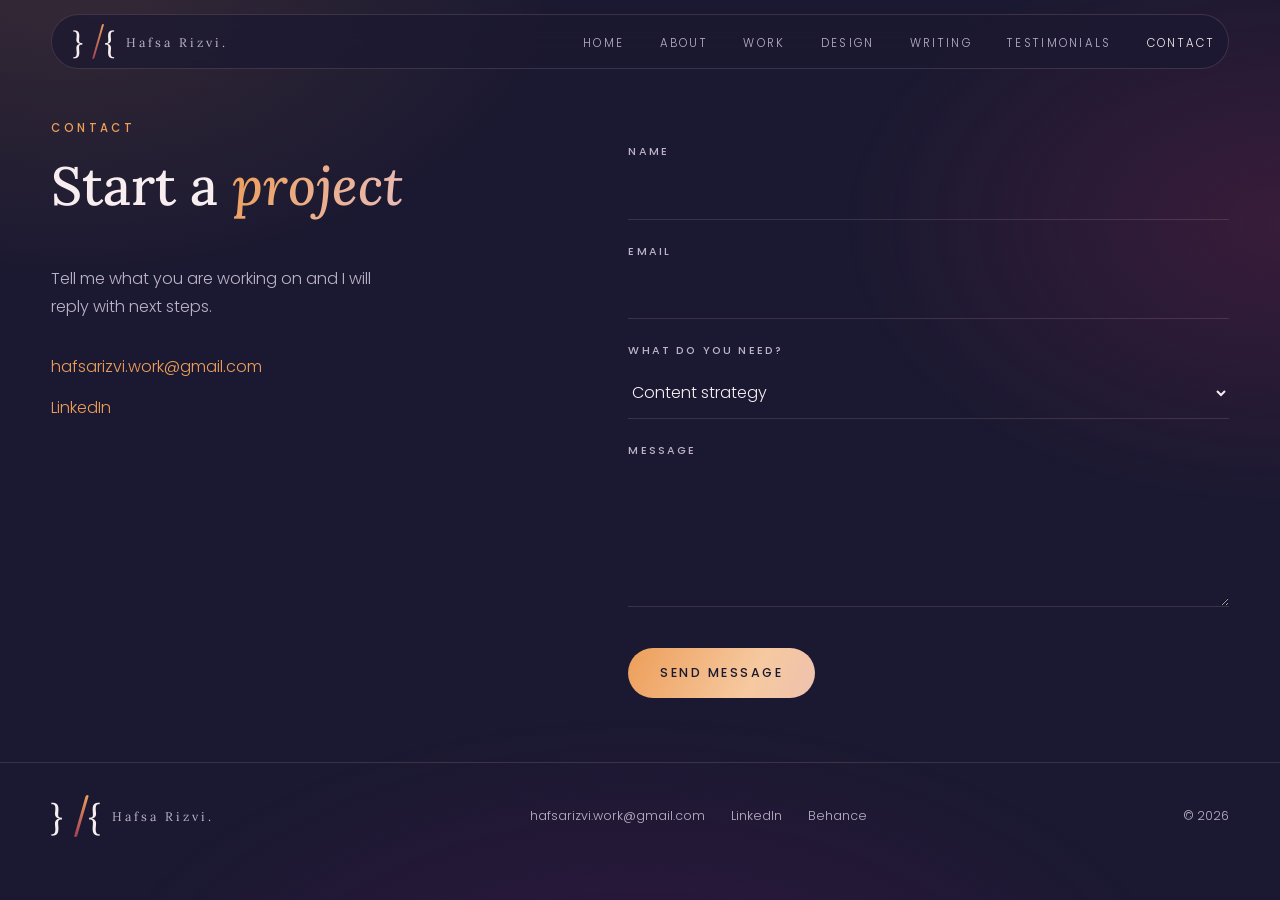
<file: contact.html>
<!DOCTYPE html><html lang="en-GB"><head><meta charset="UTF-8"/><meta name="viewport" content="width=device-width,initial-scale=1"/><title>Contact | Hafsa Rizvi</title><meta name="description" content="Start a project with Hafsa Rizvi."/>
<meta property="og:type" content="website"/><meta property="og:title" content="Contact | Hafsa Rizvi"/><meta property="og:description" content="Start a project with Hafsa Rizvi."/><meta property="og:image" content="assets/og.jpg"/><meta name="twitter:card" content="summary_large_image"/><meta name="theme-color" content="#1B1931"/>
<link rel="icon" href="data:image/svg+xml,%3Csvg xmlns='http://www.w3.org/2000/svg' viewBox='0 0 32 32'%3E%3Crect width='32' height='32' rx='8' fill='%231B1931'/%3E%3Ctext x='16' y='22' font-size='16' text-anchor='middle' fill='%23ED9E59' font-family='Georgia' font-weight='bold'%3E%7D/%7B%3C/text%3E%3C/svg%3E"/><link rel="preconnect" href="https://fonts.googleapis.com"/><link href="https://fonts.googleapis.com/css2?family=Lora:ital,wght@0,400;0,500;0,600;1,400;1,500&family=Poppins:wght@300;400;500;600&display=swap" rel="stylesheet"/><link rel="stylesheet" href="assets/style.css"/></head><body><div class="atmos"></div>
<nav aria-label="Main"><div class="pill"><a class="logo" href="index.html" aria-label="Hafsa Rizvi, home"><span class="lg" aria-hidden="true"><b>}</b><i></i><b>{</b></span><span class="wm">Hafsa Rizvi.</span></a><ul><li><a class="l" href="index.html">Home</a></li><li><a class="l" href="index.html#about">About</a></li><li><a class="l" href="index.html#work">Work</a></li><li><a class="l" href="design.html">Design</a></li><li><a class="l" href="writing.html">Writing</a></li><li><a class="l" href="testimonials.html">Testimonials</a></li><li><a class="l on" href="contact.html">Contact</a></li></ul></div></nav><main class="page"><div class="fm"><div><div class="eb">Contact</div><h2 class="t">Start a <i class="metal">project</i></h2><p style="color:var(--mut);margin-top:1.4rem;max-width:36ch">Tell me what you are working on and I will reply with next steps.</p><p style="margin-top:2rem"><a class="mail" href="mailto:hafsarizvi.work@gmail.com">hafsarizvi.work@gmail.com</a></p><p style="margin-top:.8rem"><a class="mail" href="https://www.linkedin.com/in/hafsarizvi-/" target="_blank" rel="noopener">LinkedIn</a></p></div>
<form action="https://formsubmit.co/hafsarizvi.work@gmail.com" method="POST"><input type="hidden" name="_subject" value="New enquiry from portfolio"/><input type="hidden" name="_template" value="table"/><input class="hp" name="_honey" tabindex="-1" autocomplete="off" aria-hidden="true"/>
<label for="n">Name</label><input id="n" name="name" required autocomplete="name"/><label for="e">Email</label><input id="e" type="email" name="email" required autocomplete="email"/>
<label for="s">What do you need?</label><select id="s" name="service"><option>Content strategy</option><option>Content writing</option><option>Social media management</option><option>LinkedIn marketing and personal branding</option><option>Visual design</option><option>Digital marketing</option><option>AI and digital automation</option><option>Something else</option></select>
<label for="m">Message</label><textarea id="m" name="message" required></textarea><button class="cta" style="margin-left:0" type="submit">Send Message</button></form></div></main><footer><a class="logo" href="index.html" aria-label="Hafsa Rizvi, home"><span class="lg" aria-hidden="true"><b>}</b><i></i><b>{</b></span><span class="wm">Hafsa Rizvi.</span></a><div><a href="mailto:hafsarizvi.work@gmail.com">hafsarizvi.work@gmail.com</a><a href="https://www.linkedin.com/in/hafsarizvi-/" target="_blank" rel="noopener">LinkedIn</a><a href="https://www.behance.net/hafsarizvi1" target="_blank" rel="noopener">Behance</a></div><span>&copy; <span id="yr"></span></span></footer><script>document.getElementById("yr").textContent=new Date().getFullYear()</script><script src="assets/app.js"></script></body></html>
</file>
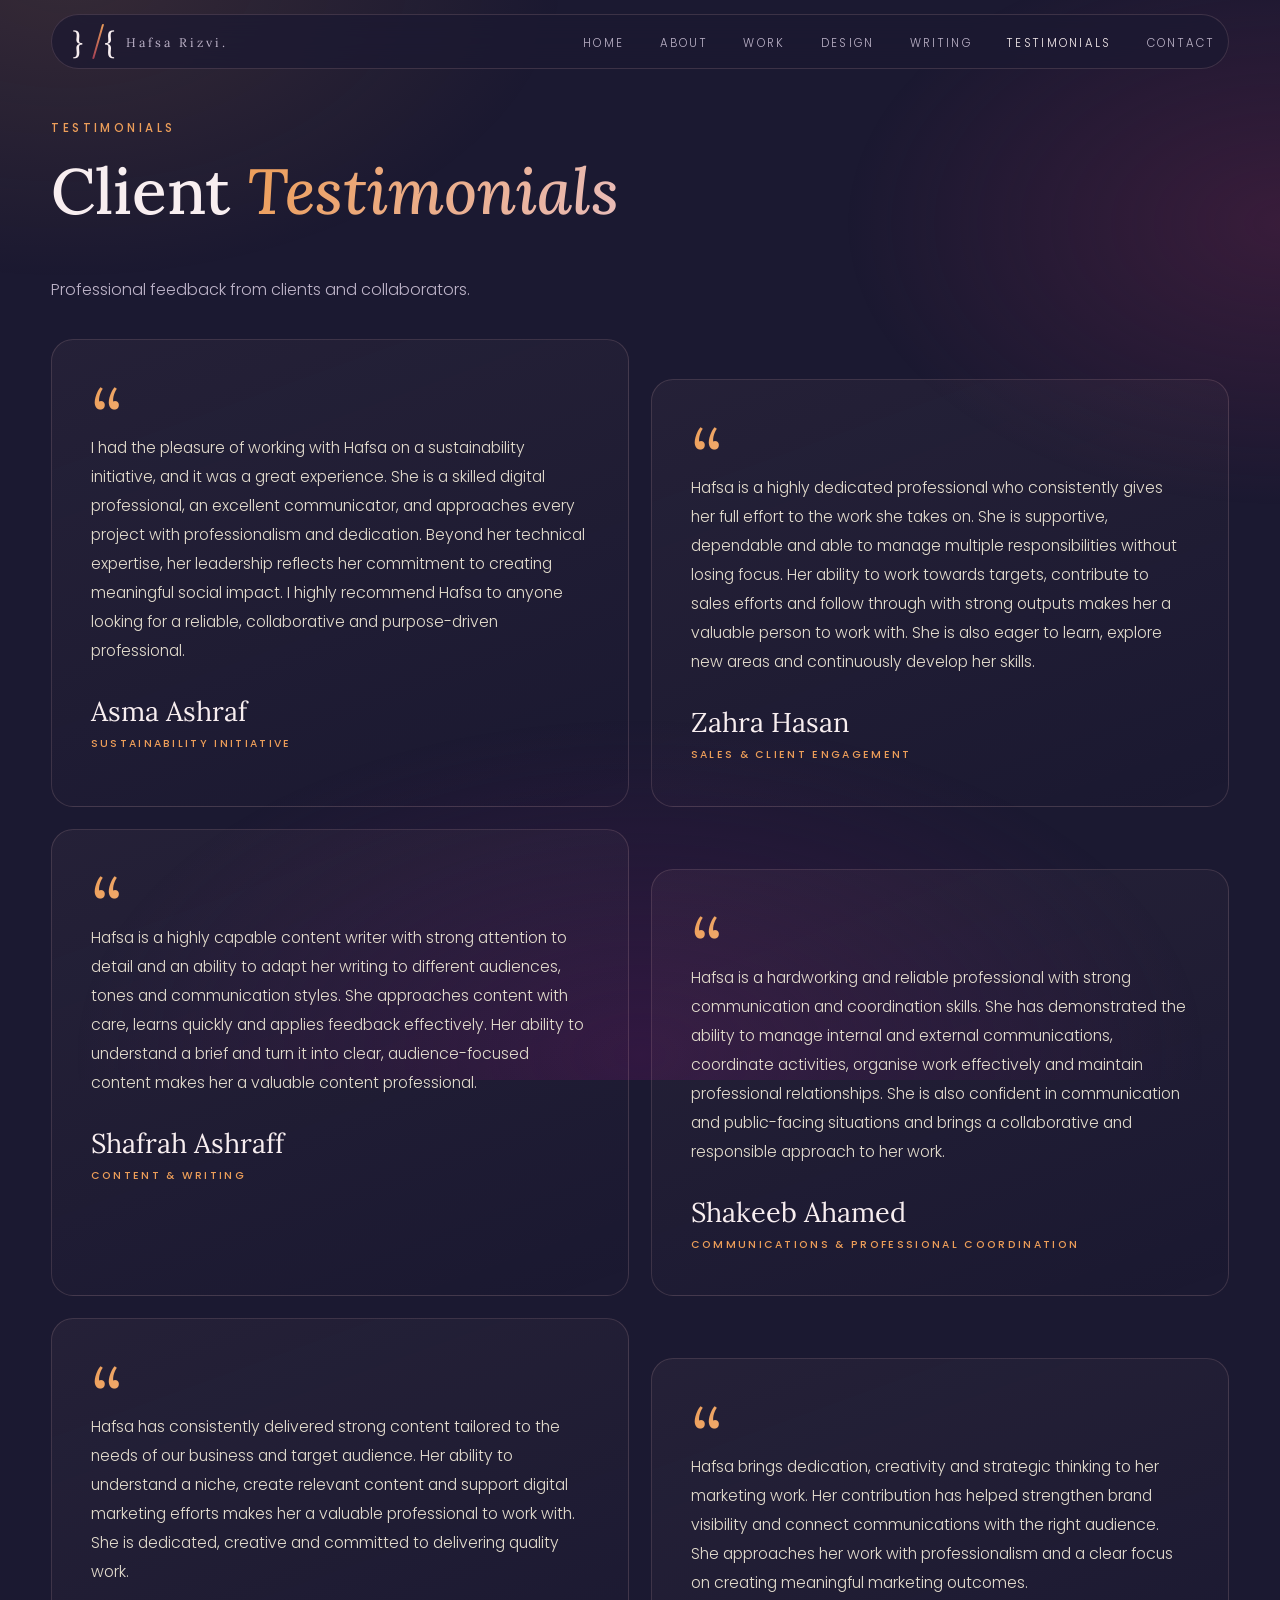
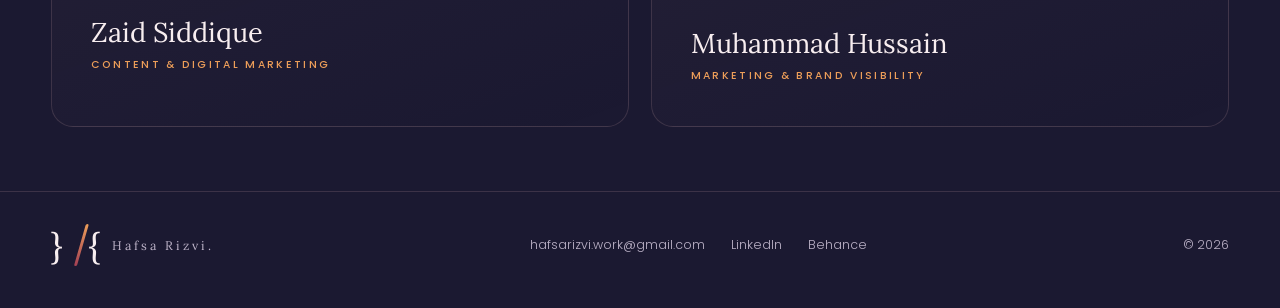
<file: testimonials.html>
<!DOCTYPE html><html lang="en-GB"><head><meta charset="UTF-8"/><meta name="viewport" content="width=device-width,initial-scale=1"/><title>Client Testimonials | Hafsa Rizvi</title><meta name="description" content="Professional feedback from clients and collaborators who have worked with Hafsa Rizvi."/>
<meta property="og:type" content="website"/><meta property="og:title" content="Client Testimonials | Hafsa Rizvi"/><meta property="og:description" content="Professional feedback from clients and collaborators who have worked with Hafsa Rizvi."/><meta property="og:image" content="assets/og.jpg"/><meta name="twitter:card" content="summary_large_image"/><meta name="theme-color" content="#1B1931"/>
<link rel="icon" href="data:image/svg+xml,%3Csvg xmlns='http://www.w3.org/2000/svg' viewBox='0 0 32 32'%3E%3Crect width='32' height='32' rx='8' fill='%231B1931'/%3E%3Ctext x='16' y='22' font-size='16' text-anchor='middle' fill='%23ED9E59' font-family='Georgia' font-weight='bold'%3E%7D/%7B%3C/text%3E%3C/svg%3E"/><link rel="preconnect" href="https://fonts.googleapis.com"/><link href="https://fonts.googleapis.com/css2?family=Lora:ital,wght@0,400;0,500;0,600;1,400;1,500&family=Poppins:wght@300;400;500;600&display=swap" rel="stylesheet"/><link rel="stylesheet" href="assets/style.css"/></head><body><div class="atmos"></div>
<nav aria-label="Main"><div class="pill"><a class="logo" href="index.html" aria-label="Hafsa Rizvi, home"><span class="lg" aria-hidden="true"><b>}</b><i></i><b>{</b></span><span class="wm">Hafsa Rizvi.</span></a><ul><li><a class="l" href="index.html">Home</a></li><li><a class="l" href="index.html#about">About</a></li><li><a class="l" href="index.html#work">Work</a></li><li><a class="l" href="design.html">Design</a></li><li><a class="l" href="writing.html">Writing</a></li><li><a class="l on" href="testimonials.html">Testimonials</a></li><li><a class="l" href="contact.html">Contact</a></li></ul></div></nav><main class="page"><div class="eb">Testimonials</div><h2 class="t" style="font-size:clamp(2.4rem,5vw,4.2rem)">Client <i class="metal">Testimonials</i></h2><p style="color:var(--mut);max-width:50ch;margin-top:1.4rem">Professional feedback from clients and collaborators.</p><div class="tg"><article class="tc rv"><blockquote>I had the pleasure of working with Hafsa on a sustainability initiative, and it was a great experience. She is a skilled digital professional, an excellent communicator, and approaches every project with professionalism and dedication. Beyond her technical expertise, her leadership reflects her commitment to creating meaningful social impact. I highly recommend Hafsa to anyone looking for a reliable, collaborative and purpose-driven professional.</blockquote><h3>Asma Ashraf</h3><i>Sustainability Initiative</i></article><article class="tc rv"><blockquote>Hafsa is a highly dedicated professional who consistently gives her full effort to the work she takes on. She is supportive, dependable and able to manage multiple responsibilities without losing focus. Her ability to work towards targets, contribute to sales efforts and follow through with strong outputs makes her a valuable person to work with. She is also eager to learn, explore new areas and continuously develop her skills.</blockquote><h3>Zahra Hasan</h3><i>Sales &amp; Client Engagement</i></article><article class="tc rv"><blockquote>Hafsa is a highly capable content writer with strong attention to detail and an ability to adapt her writing to different audiences, tones and communication styles. She approaches content with care, learns quickly and applies feedback effectively. Her ability to understand a brief and turn it into clear, audience-focused content makes her a valuable content professional.</blockquote><h3>Shafrah Ashraff</h3><i>Content &amp; Writing</i></article><article class="tc rv"><blockquote>Hafsa is a hardworking and reliable professional with strong communication and coordination skills. She has demonstrated the ability to manage internal and external communications, coordinate activities, organise work effectively and maintain professional relationships. She is also confident in communication and public-facing situations and brings a collaborative and responsible approach to her work.</blockquote><h3>Shakeeb Ahamed</h3><i>Communications &amp; Professional Coordination</i></article><article class="tc rv"><blockquote>Hafsa has consistently delivered strong content tailored to the needs of our business and target audience. Her ability to understand a niche, create relevant content and support digital marketing efforts makes her a valuable professional to work with. She is dedicated, creative and committed to delivering quality work.</blockquote><h3>Zaid Siddique</h3><i>Content &amp; Digital Marketing</i></article><article class="tc rv"><blockquote>Hafsa brings dedication, creativity and strategic thinking to her marketing work. Her contribution has helped strengthen brand visibility and connect communications with the right audience. She approaches her work with professionalism and a clear focus on creating meaningful marketing outcomes.</blockquote><h3>Muhammad Hussain</h3><i>Marketing &amp; Brand Visibility</i></article></div></main><footer><a class="logo" href="index.html" aria-label="Hafsa Rizvi, home"><span class="lg" aria-hidden="true"><b>}</b><i></i><b>{</b></span><span class="wm">Hafsa Rizvi.</span></a><div><a href="mailto:hafsarizvi.work@gmail.com">hafsarizvi.work@gmail.com</a><a href="https://www.linkedin.com/in/hafsarizvi-/" target="_blank" rel="noopener">LinkedIn</a><a href="https://www.behance.net/hafsarizvi1" target="_blank" rel="noopener">Behance</a></div><span>&copy; <span id="yr"></span></span></footer><script>document.getElementById("yr").textContent=new Date().getFullYear()</script><script src="assets/app.js"></script></body></html>
</file>
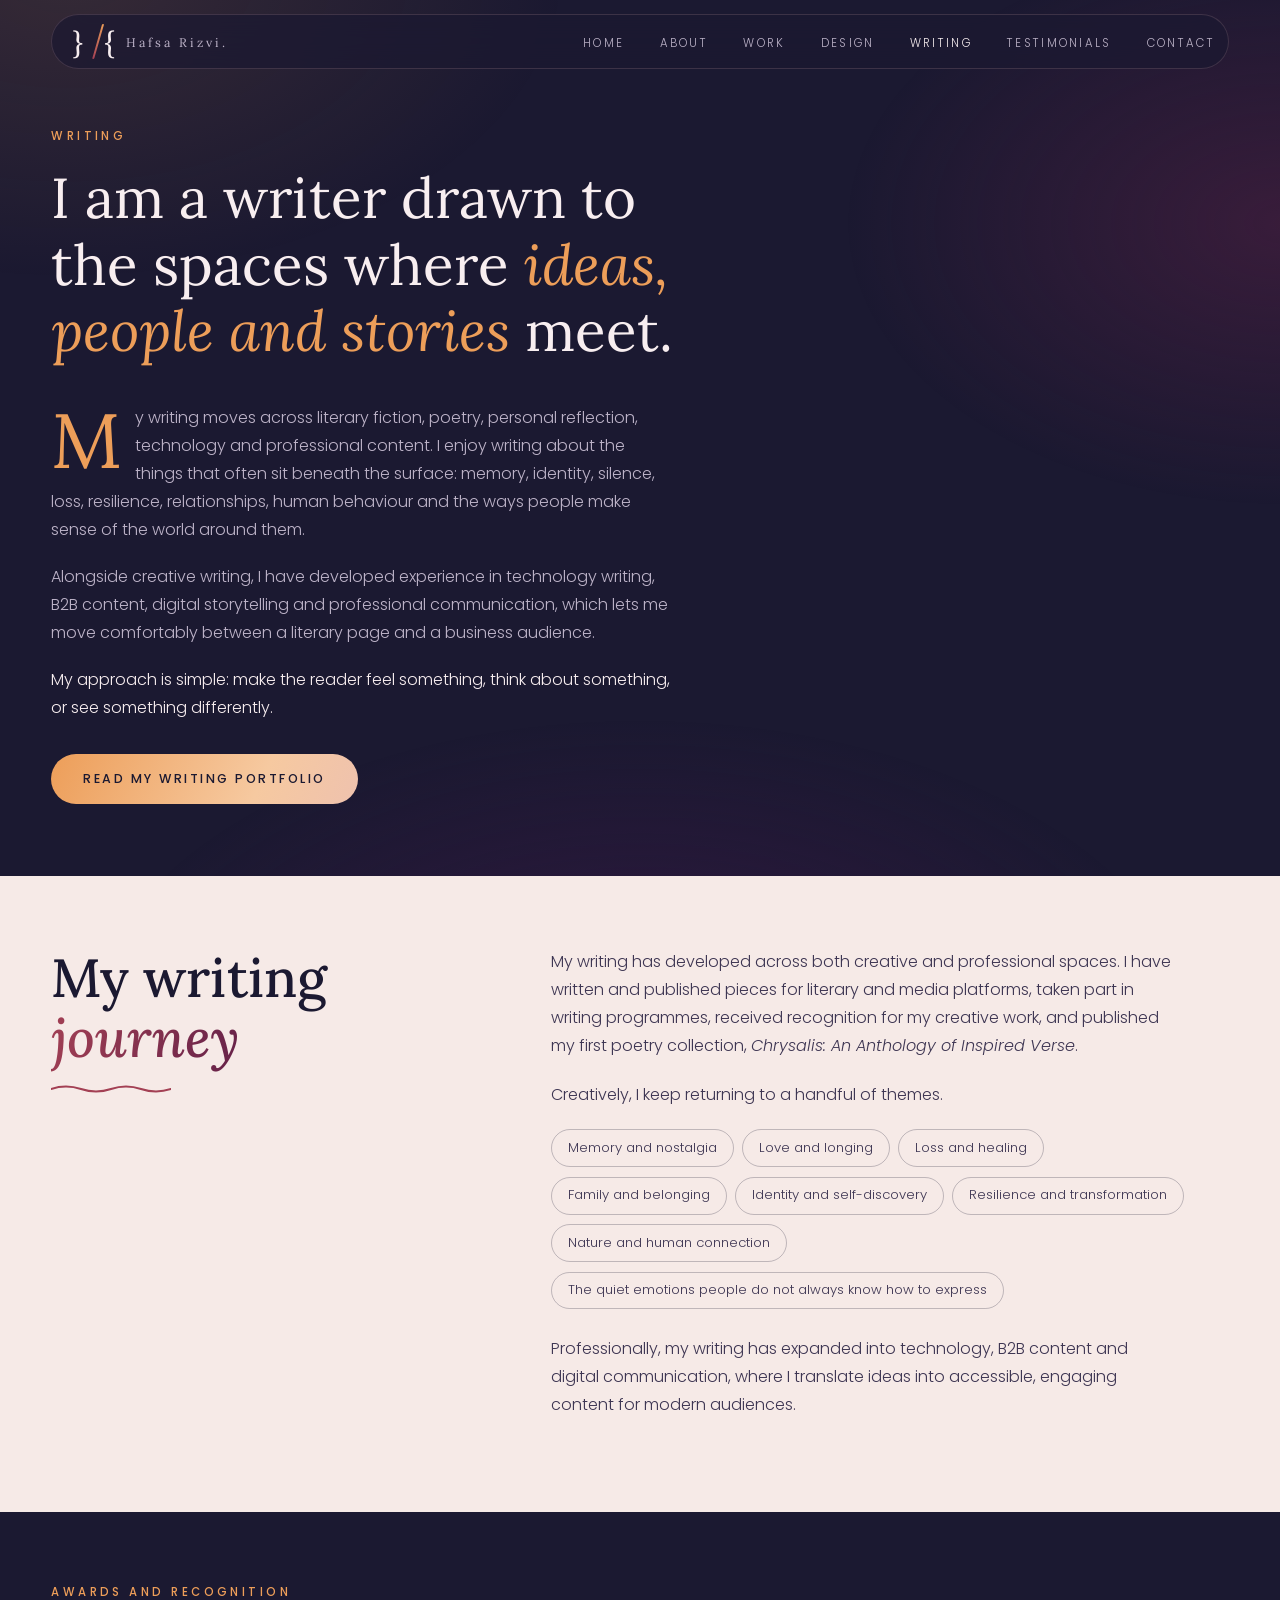
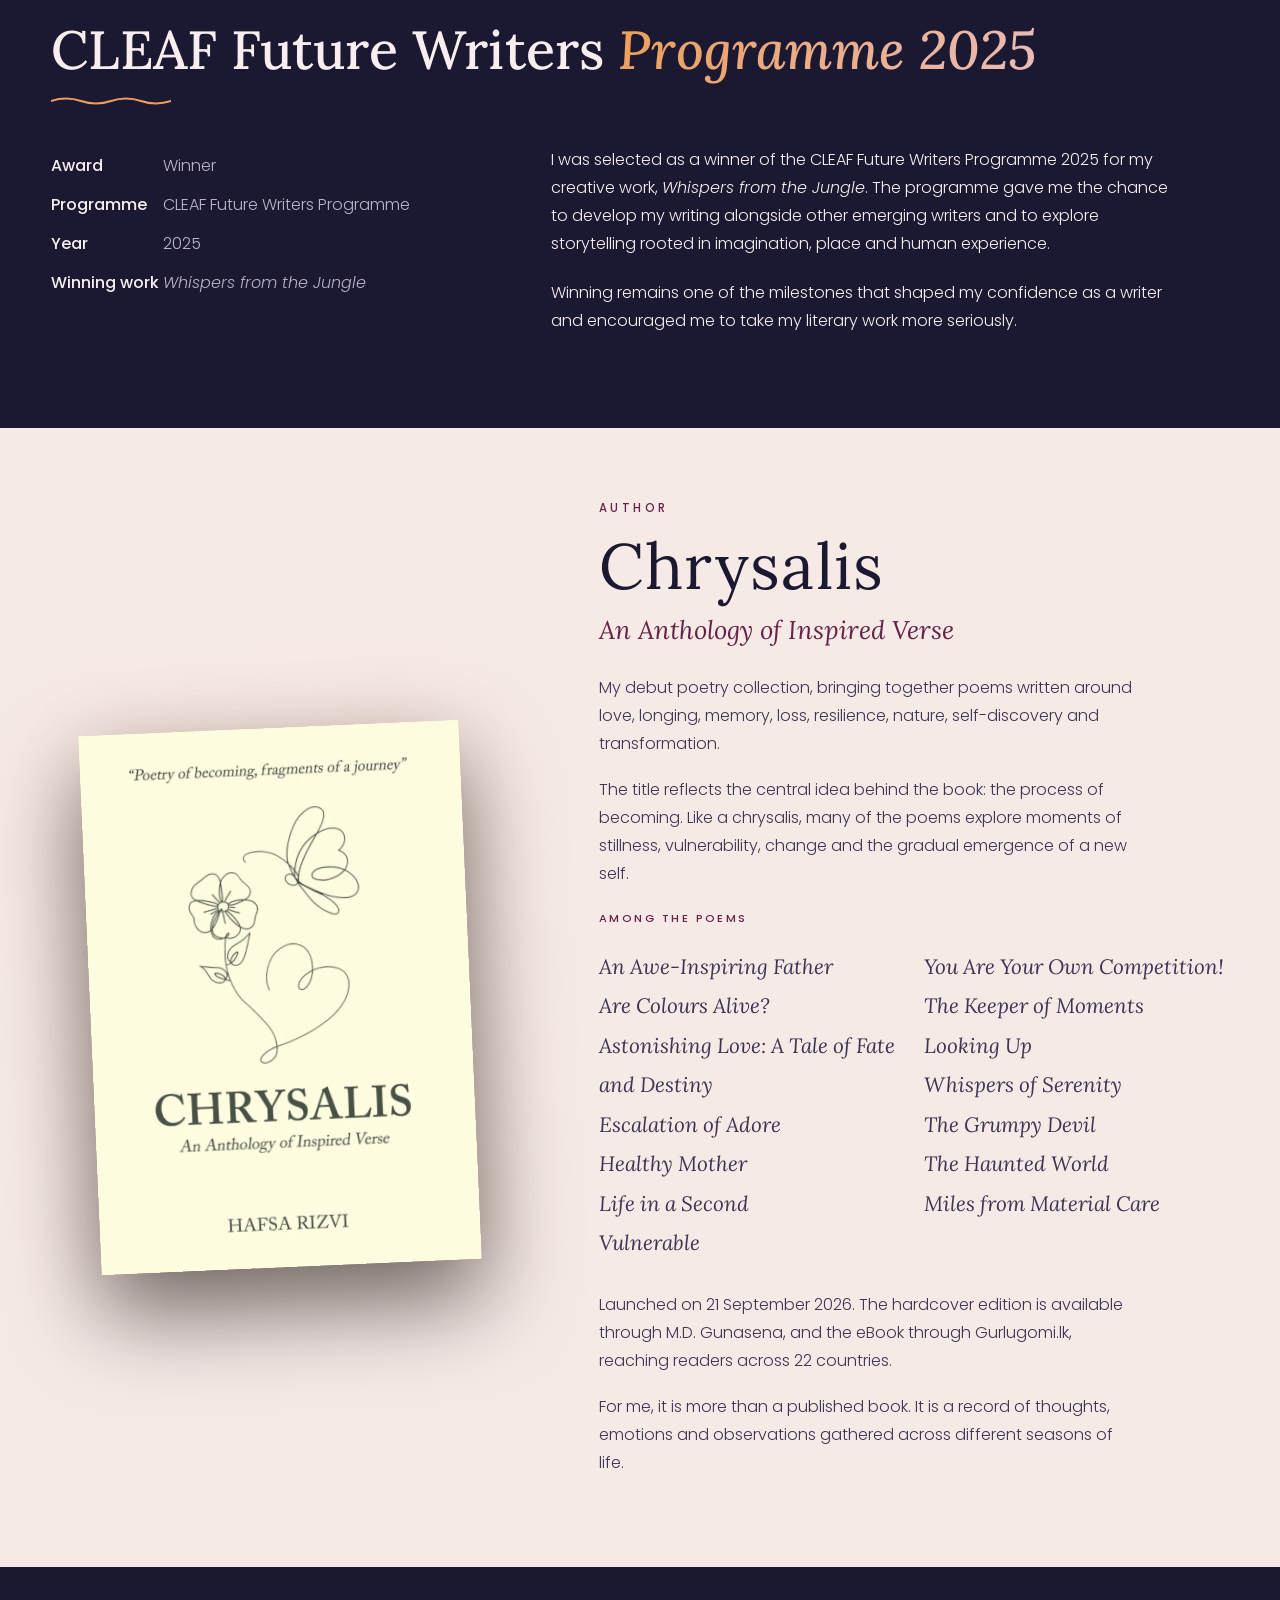
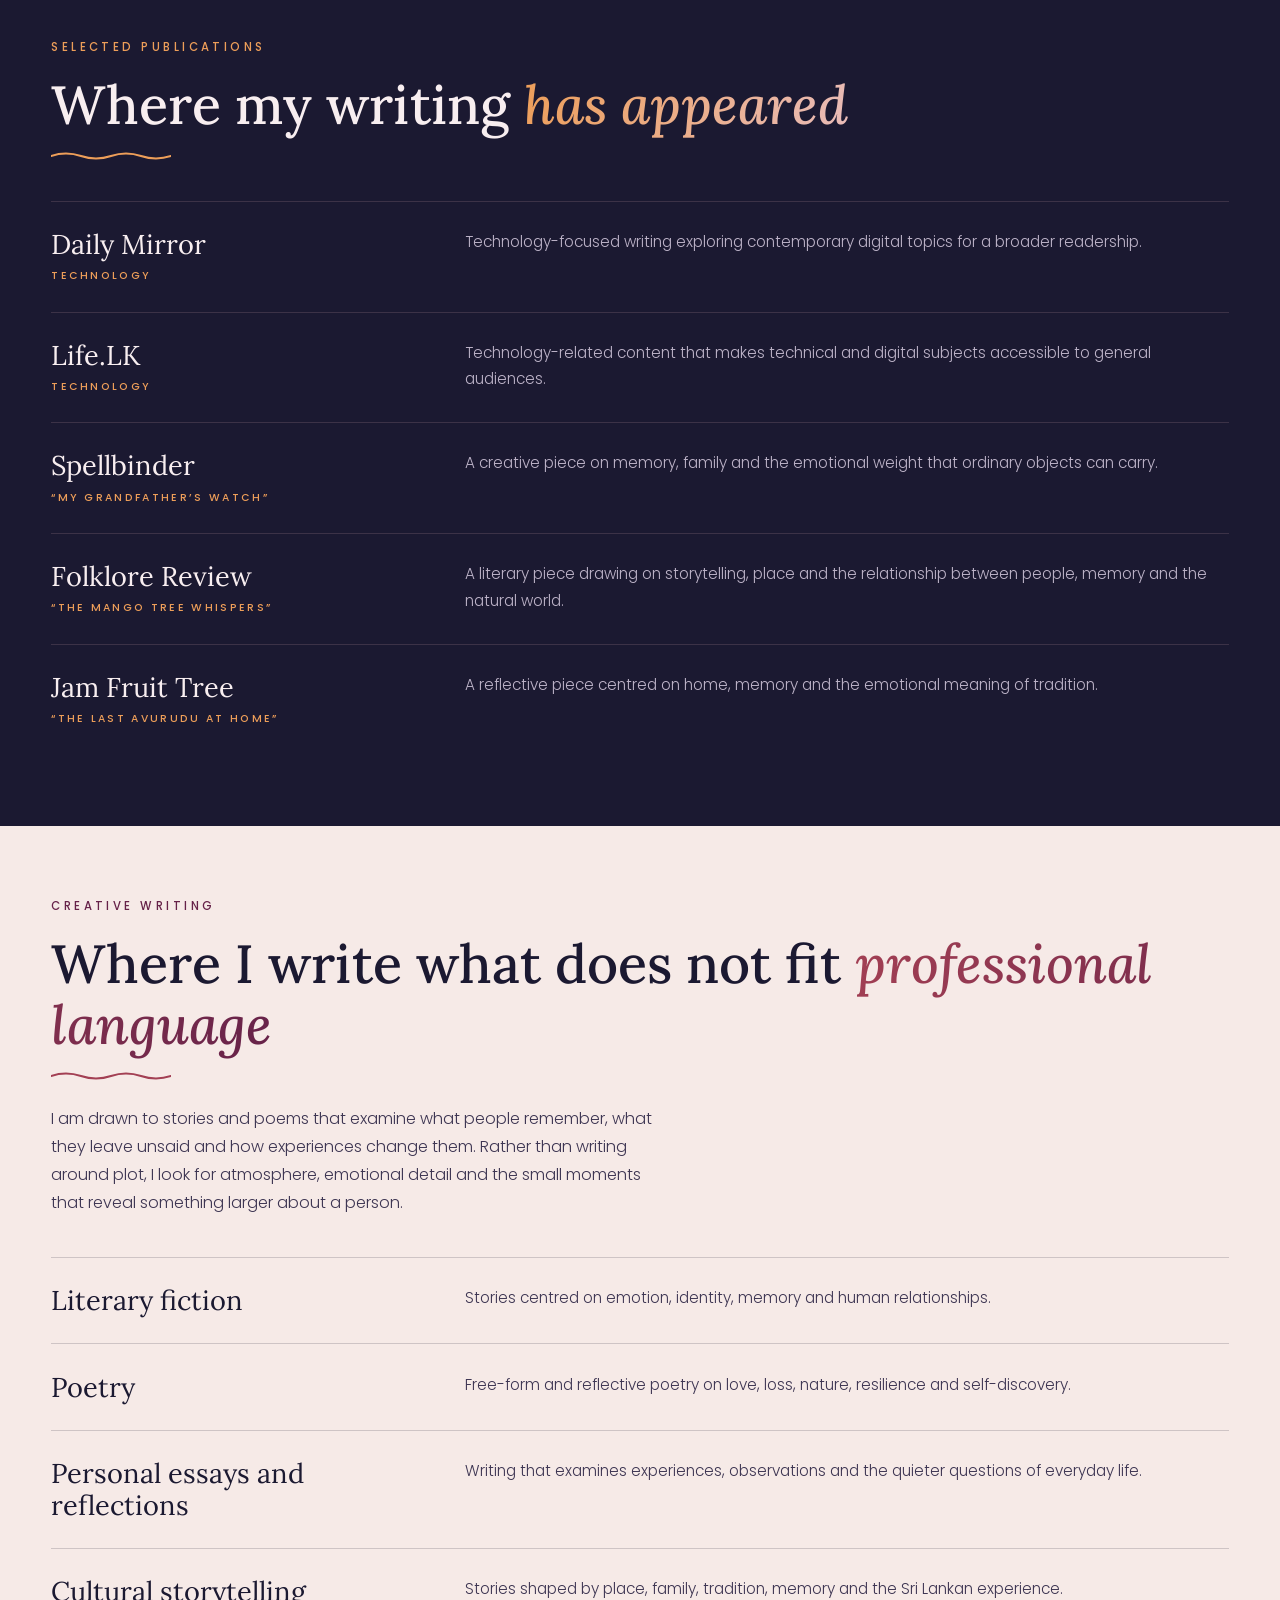
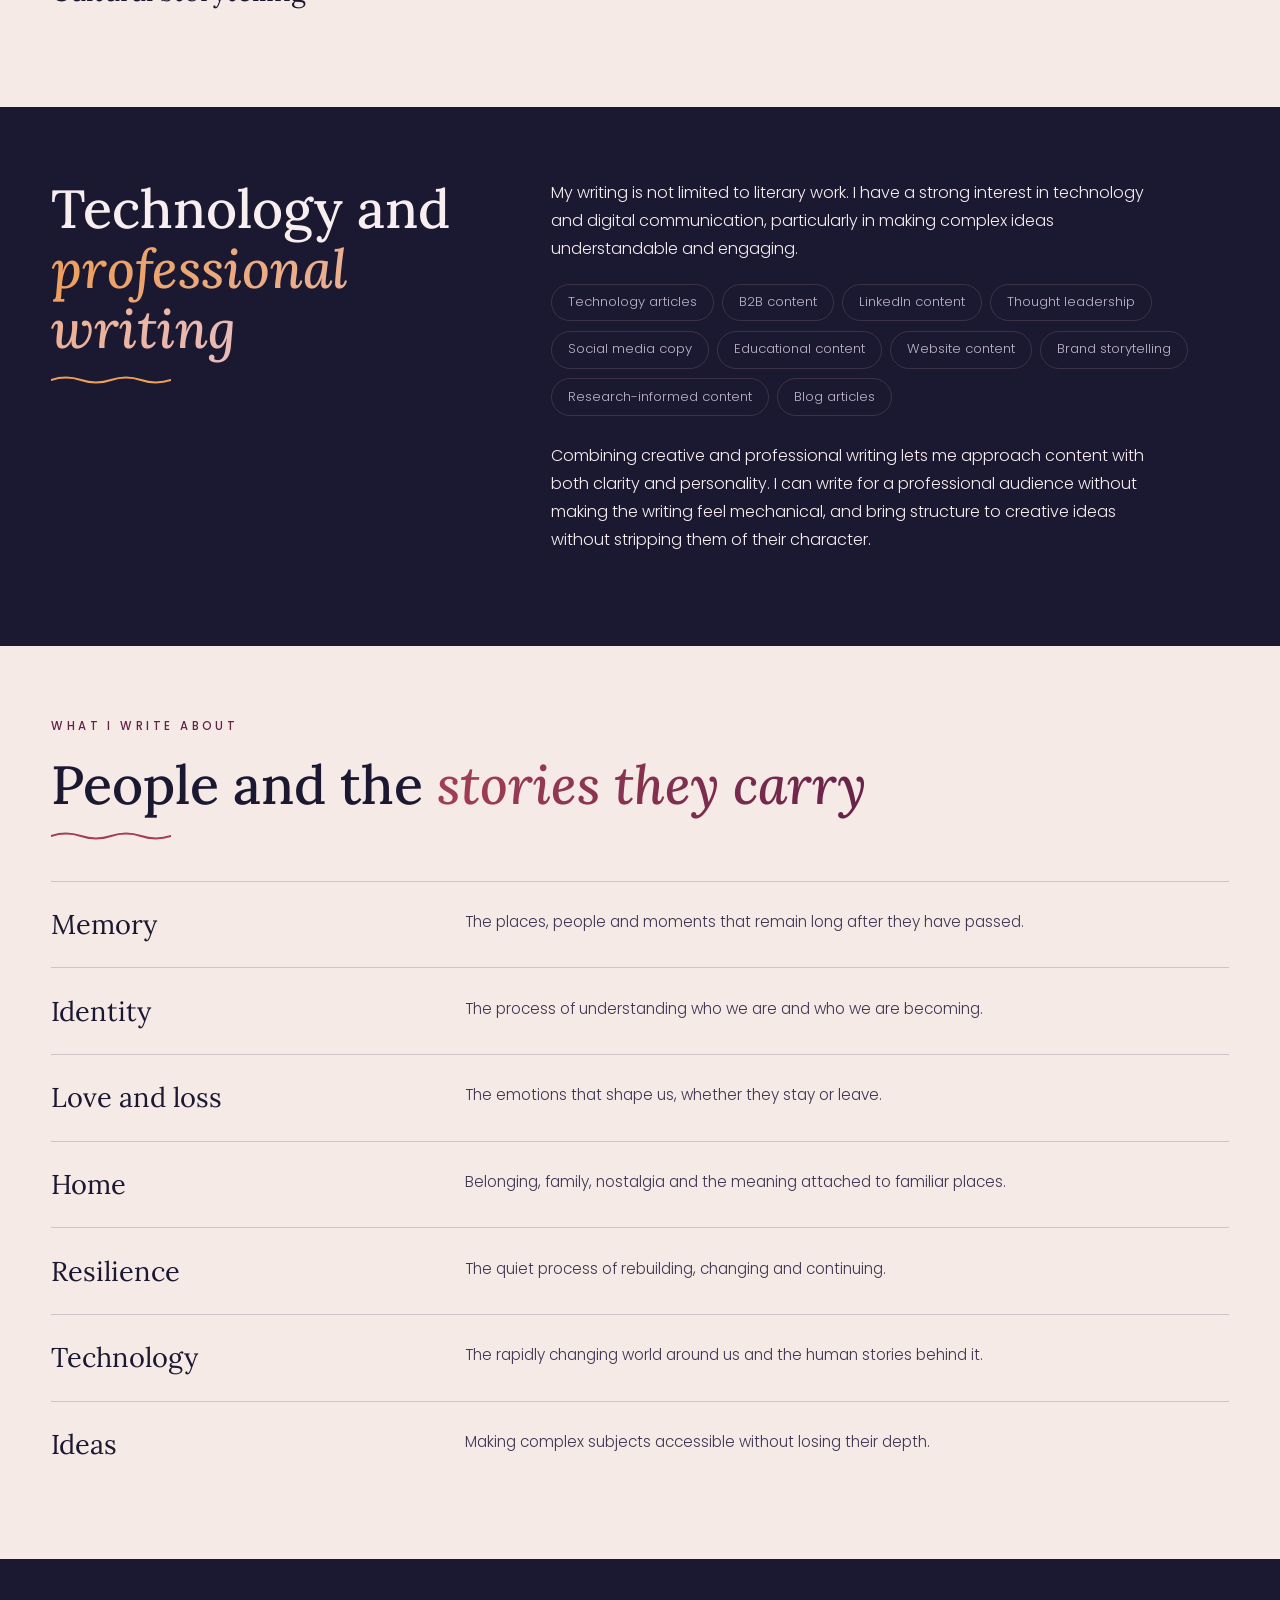
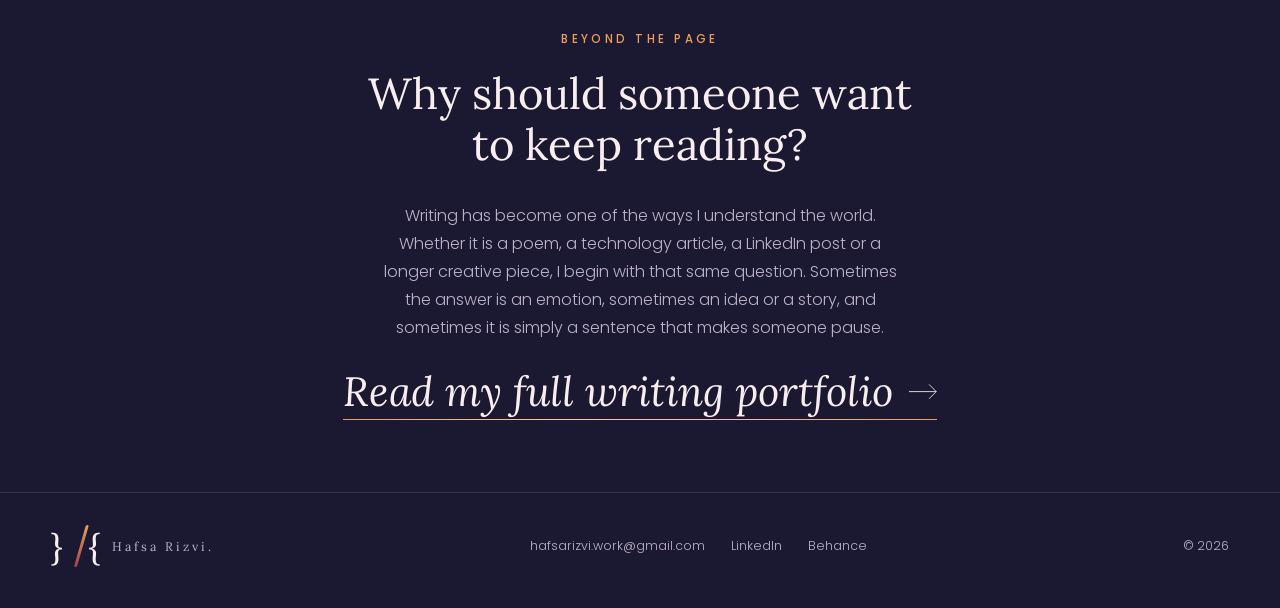
<file: writing.html>
<!DOCTYPE html><html lang="en-GB"><head><meta charset="UTF-8"/><meta name="viewport" content="width=device-width,initial-scale=1"/><title>Writing | Hafsa Rizvi</title><meta name="description" content="Poetry, literary writing and technology writing by Hafsa Rizvi, author of Chrysalis: An Anthology of Inspired Verse."/>
<meta property="og:type" content="website"/><meta property="og:title" content="Writing | Hafsa Rizvi"/><meta property="og:description" content="Poetry, literary writing and technology writing by Hafsa Rizvi, author of Chrysalis: An Anthology of Inspired Verse."/><meta property="og:image" content="assets/og.jpg"/><meta name="twitter:card" content="summary_large_image"/><meta name="theme-color" content="#1B1931"/>
<link rel="icon" href="data:image/svg+xml,%3Csvg xmlns='http://www.w3.org/2000/svg' viewBox='0 0 32 32'%3E%3Crect width='32' height='32' rx='8' fill='%231B1931'/%3E%3Ctext x='16' y='22' font-size='16' text-anchor='middle' fill='%23ED9E59' font-family='Georgia' font-weight='bold'%3E%7D/%7B%3C/text%3E%3C/svg%3E"/><link rel="preconnect" href="https://fonts.googleapis.com"/><link href="https://fonts.googleapis.com/css2?family=Lora:ital,wght@0,400;0,500;0,600;1,400;1,500&family=Poppins:wght@300;400;500;600&display=swap" rel="stylesheet"/><link rel="stylesheet" href="assets/style.css"/></head><body><div class="atmos"></div>
<nav aria-label="Main"><div class="pill"><a class="logo" href="index.html" aria-label="Hafsa Rizvi, home"><span class="lg" aria-hidden="true"><b>}</b><i></i><b>{</b></span><span class="wm">Hafsa Rizvi.</span></a><ul><li><a class="l" href="index.html">Home</a></li><li><a class="l" href="index.html#about">About</a></li><li><a class="l" href="index.html#work">Work</a></li><li><a class="l" href="design.html">Design</a></li><li><a class="l on" href="writing.html">Writing</a></li><li><a class="l" href="testimonials.html">Testimonials</a></li><li><a class="l" href="contact.html">Contact</a></li></ul></div></nav><main><header class="hero" style="min-height:80vh"><div class="eb rv">Writing</div><h1 class="lede rv" style="font-size:clamp(2.1rem,4.4vw,3.8rem);max-width:18ch">I am a writer drawn to the spaces where <strong>ideas, people and stories</strong> meet.</h1><div class="rv" style="max-width:62ch;margin-top:2.5rem;color:var(--mut)"><p class="dc" style="margin-bottom:1.2rem">My writing moves across literary fiction, poetry, personal reflection, technology and professional content. I enjoy writing about the things that often sit beneath the surface: memory, identity, silence, loss, resilience, relationships, human behaviour and the ways people make sense of the world around them.</p><p>Alongside creative writing, I have developed experience in technology writing, B2B content, digital storytelling and professional communication, which lets me move comfortably between a literary page and a business audience.</p><p style="margin-top:1.2rem;color:var(--ink)">My approach is simple: make the reader feel something, think about something, or see something differently.</p><a class="cta" style="margin:2rem 0 0" href="https://resilient-mum-8ee.notion.site/Writing-Portfolio-1e9a6b45df6b800cbb08efb4fc0ba58c?pvs=74" target="_blank" rel="noopener">Read my writing portfolio</a></div></header><section class="lt"><div class="wrap"><div class="wp"><h2 class="t rv">My writing <i>journey</i></h2><div class="in2 rv"><p>My writing has developed across both creative and professional spaces. I have written and published pieces for literary and media platforms, taken part in writing programmes, received recognition for my creative work, and published my first poetry collection, <i>Chrysalis: An Anthology of Inspired Verse</i>.</p><p>Creatively, I keep returning to a handful of themes.</p><div><span class="chp">Memory and nostalgia</span><span class="chp">Love and longing</span><span class="chp">Loss and healing</span><span class="chp">Family and belonging</span><span class="chp">Identity and self-discovery</span><span class="chp">Resilience and transformation</span><span class="chp">Nature and human connection</span><span class="chp">The quiet emotions people do not always know how to express</span></div><p style="margin-top:1rem">Professionally, my writing has expanded into technology, B2B content and digital communication, where I translate ideas into accessible, engaging content for modern audiences.</p></div></div></div></section><section class=""><div class="wrap"><div class="eb rv">Awards and Recognition</div><h2 class="t rv" style="margin-bottom:2.5rem">CLEAF Future Writers <i>Programme 2025</i></h2><div class="wp"><div class="facts rv"><p><b>Award</b>Winner</p><p><b>Programme</b>CLEAF Future Writers Programme</p><p><b>Year</b>2025</p><p><b>Winning work</b><i>Whispers from the Jungle</i></p></div><div class="in2 rv"><p>I was selected as a winner of the CLEAF Future Writers Programme 2025 for my creative work, <i>Whispers from the Jungle</i>. The programme gave me the chance to develop my writing alongside other emerging writers and to explore storytelling rooted in imagination, place and human experience.</p><p>Winning remains one of the milestones that shaped my confidence as a writer and encouraged me to take my literary work more seriously.</p></div></div></div></section><section class="lt"><div class="wrap"><div class="wr"><div class="rv"><img class="cv" src="assets/chrysalis.webp" alt="Cover of Chrysalis" loading="lazy"/></div><div class="rv"><div class="eb">Author</div><h2 style="font-size:clamp(2.6rem,5vw,4.2rem)">Chrysalis</h2><h3 style="color:#662249">An Anthology of Inspired Verse</h3><p>My debut poetry collection, bringing together poems written around love, longing, memory, loss, resilience, nature, self-discovery and transformation.</p><p>The title reflects the central idea behind the book: the process of becoming. Like a chrysalis, many of the poems explore moments of stillness, vulnerability, change and the gradual emergence of a new self.</p><p style="margin-top:1.4rem;font:500 .7rem var(--sans);letter-spacing:.22em;text-transform:uppercase;color:#662249">Among the poems</p><ul class="pl"><li>An Awe-Inspiring Father</li><li>Are Colours Alive?</li><li>Astonishing Love: A Tale of Fate and Destiny</li><li>Escalation of Adore</li><li>Healthy Mother</li><li>Life in a Second</li><li>Vulnerable</li><li>You Are Your Own Competition!</li><li>The Keeper of Moments</li><li>Looking Up</li><li>Whispers of Serenity</li><li>The Grumpy Devil</li><li>The Haunted World</li><li>Miles from Material Care</li></ul><p>Launched on 21 September 2026. The hardcover edition is available through M.D. Gunasena, and the eBook through Gurlugomi.lk, reaching readers across 22 countries.</p><p style="margin-top:1rem">For me, it is more than a published book. It is a record of thoughts, emotions and observations gathered across different seasons of life.</p></div></div></div></section><section class=""><div class="wrap"><div class="eb rv">Selected Publications</div><h2 class="t rv" style="margin-bottom:2.5rem">Where my writing <i>has appeared</i></h2><div class="rl rv"><div><h3>Daily Mirror</h3><i>Technology</i></div><p>Technology-focused writing exploring contemporary digital topics for a broader readership.</p></div><div class="rl rv"><div><h3>Life.LK</h3><i>Technology</i></div><p>Technology-related content that makes technical and digital subjects accessible to general audiences.</p></div><div class="rl rv"><div><h3>Spellbinder</h3><i>“My Grandfather’s Watch”</i></div><p>A creative piece on memory, family and the emotional weight that ordinary objects can carry.</p></div><div class="rl rv"><div><h3>Folklore Review</h3><i>“The Mango Tree Whispers”</i></div><p>A literary piece drawing on storytelling, place and the relationship between people, memory and the natural world.</p></div><div class="rl rv"><div><h3>Jam Fruit Tree</h3><i>“The Last Avurudu at Home”</i></div><p>A reflective piece centred on home, memory and the emotional meaning of tradition.</p></div></div></section><section class="lt"><div class="wrap"><div class="eb rv">Creative Writing</div><h2 class="t rv" style="margin-bottom:1.5rem">Where I write what does not fit <i>professional language</i></h2><p class="rv" style="max-width:62ch;margin-bottom:2.5rem">I am drawn to stories and poems that examine what people remember, what they leave unsaid and how experiences change them. Rather than writing around plot, I look for atmosphere, emotional detail and the small moments that reveal something larger about a person.</p><div class="rl rv"><div><h3>Literary fiction</h3></div><p>Stories centred on emotion, identity, memory and human relationships.</p></div><div class="rl rv"><div><h3>Poetry</h3></div><p>Free-form and reflective poetry on love, loss, nature, resilience and self-discovery.</p></div><div class="rl rv"><div><h3>Personal essays and reflections</h3></div><p>Writing that examines experiences, observations and the quieter questions of everyday life.</p></div><div class="rl rv"><div><h3>Cultural storytelling</h3></div><p>Stories shaped by place, family, tradition, memory and the Sri Lankan experience.</p></div></div></section><section class=""><div class="wrap"><div class="wp"><h2 class="t rv">Technology and <i>professional writing</i></h2><div class="in2 rv"><p>My writing is not limited to literary work. I have a strong interest in technology and digital communication, particularly in making complex ideas understandable and engaging.</p><div><span class="chp">Technology articles</span><span class="chp">B2B content</span><span class="chp">LinkedIn content</span><span class="chp">Thought leadership</span><span class="chp">Social media copy</span><span class="chp">Educational content</span><span class="chp">Website content</span><span class="chp">Brand storytelling</span><span class="chp">Research-informed content</span><span class="chp">Blog articles</span></div><p style="margin-top:1rem">Combining creative and professional writing lets me approach content with both clarity and personality. I can write for a professional audience without making the writing feel mechanical, and bring structure to creative ideas without stripping them of their character.</p></div></div></div></section><section class="lt"><div class="wrap"><div class="eb rv">What I Write About</div><h2 class="t rv" style="margin-bottom:2.5rem">People and the <i>stories they carry</i></h2><div class="rl rv"><div><h3>Memory</h3></div><p>The places, people and moments that remain long after they have passed.</p></div><div class="rl rv"><div><h3>Identity</h3></div><p>The process of understanding who we are and who we are becoming.</p></div><div class="rl rv"><div><h3>Love and loss</h3></div><p>The emotions that shape us, whether they stay or leave.</p></div><div class="rl rv"><div><h3>Home</h3></div><p>Belonging, family, nostalgia and the meaning attached to familiar places.</p></div><div class="rl rv"><div><h3>Resilience</h3></div><p>The quiet process of rebuilding, changing and continuing.</p></div><div class="rl rv"><div><h3>Technology</h3></div><p>The rapidly changing world around us and the human stories behind it.</p></div><div class="rl rv"><div><h3>Ideas</h3></div><p>Making complex subjects accessible without losing their depth.</p></div></div></section><section><div class="wrap" style="text-align:center"><div class="eb rv" style="justify-content:center">Beyond the Page</div><p class="lede rv" style="margin:0 auto;font-size:clamp(1.7rem,3.4vw,2.8rem);max-width:22ch">Why should someone want to keep reading?</p><p class="rv" style="max-width:52ch;margin:2rem auto 0;color:var(--mut)">Writing has become one of the ways I understand the world. Whether it is a poem, a technology article, a LinkedIn post or a longer creative piece, I begin with that same question. Sometimes the answer is an emotion, sometimes an idea or a story, and sometimes it is simply a sentence that makes someone pause.</p><a class="big rv" href="https://resilient-mum-8ee.notion.site/Writing-Portfolio-1e9a6b45df6b800cbb08efb4fc0ba58c?pvs=74" target="_blank" rel="noopener"><span>Read my full writing portfolio</span><svg viewBox="0 0 40 24" fill="none" stroke="currentColor" stroke-width="1.2"><path d="M0 12h38M28 2l10 10-10 10"/></svg></a></div></section></main><footer><a class="logo" href="index.html" aria-label="Hafsa Rizvi, home"><span class="lg" aria-hidden="true"><b>}</b><i></i><b>{</b></span><span class="wm">Hafsa Rizvi.</span></a><div><a href="mailto:hafsarizvi.work@gmail.com">hafsarizvi.work@gmail.com</a><a href="https://www.linkedin.com/in/hafsarizvi-/" target="_blank" rel="noopener">LinkedIn</a><a href="https://www.behance.net/hafsarizvi1" target="_blank" rel="noopener">Behance</a></div><span>&copy; <span id="yr"></span></span></footer><script>document.getElementById("yr").textContent=new Date().getFullYear()</script><script src="assets/app.js"></script></body></html>
</file>
<file: assets/style.css>
:root{--bg:#1B1931;--bg2:#241f42;--ink:#f8eef0;--mut:#bdb3c8;--ivory:#f6eae7;--dk:#1B1931;--line:rgba(233,188,185,.16);--g1:#ED9E59;--metal:linear-gradient(115deg,#ED9E59 0%,#F6C9A0 35%,#E9BCB9 65%,#ED9E59 100%);--serif:'Lora',Georgia,serif;--sans:'Poppins',system-ui,sans-serif}
*{box-sizing:border-box;margin:0;padding:0}html{scroll-behavior:smooth}
body{background:var(--bg);color:var(--ink);font:300 1rem/1.75 var(--sans);overflow-x:hidden;-webkit-font-smoothing:antialiased}
a{color:inherit;text-decoration:none}img{max-width:100%;display:block}
:focus-visible{outline:2px solid var(--g1);outline-offset:4px}
.atmos{position:fixed;inset:-20%;z-index:0;pointer-events:none;background:radial-gradient(40% 35% at 18% 12%,rgba(237,158,89,.13),transparent 70%),radial-gradient(35% 32% at 86% 32%,rgba(102,34,73,.40),transparent 70%),radial-gradient(45% 38% at 50% 98%,rgba(68,23,78,.55),transparent 70%);animation:drift 46s ease-in-out infinite alternate}
@keyframes drift{to{transform:translate3d(4%,3%,0) scale(1.08)}}
@keyframes sheen{to{background-position:200% 0}}
nav{position:fixed;top:0;left:0;right:0;z-index:50;display:flex;justify-content:space-between;align-items:center;padding:1.3rem 4vw;background:linear-gradient(rgba(27,25,49,.82),rgba(27,25,49,0));backdrop-filter:blur(6px)}
.logo{font:500 1.35rem var(--serif);letter-spacing:.04em}
nav ul{display:flex;gap:2.2rem;list-style:none}
nav a.l{font-size:.72rem;letter-spacing:.2em;text-transform:uppercase;color:var(--mut);transition:color .3s}
nav a.l:hover,nav a.on{color:var(--ink)}
section,main,footer{position:relative;z-index:1}
.eb{font:500 .72rem var(--sans);letter-spacing:.3em;text-transform:uppercase;color:var(--g1);margin-bottom:1.2rem;display:flex;align-items:center;gap:1rem}
.eb::before{content:"";width:2.4rem;height:1px;background:var(--metal)}
h2.t{font:400 clamp(2.4rem,5vw,4.4rem)/1.04 var(--serif)}
.wrap{max-width:1360px;margin:0 auto;padding:7rem 4vw}
.metal{background:var(--metal);background-size:200% 100%;-webkit-background-clip:text;background-clip:text;color:transparent;animation:sheen 18s linear infinite}
.hero{min-height:100vh;display:flex;flex-direction:column;justify-content:center;padding:9rem 4vw 5rem;max-width:1500px;margin:0 auto}
.name{font:400 clamp(4.8rem,15.5vw,14rem)/.84 var(--serif);letter-spacing:-.02em}
.name span{display:block}.name .r{font-style:italic;padding-left:clamp(2rem,12vw,13rem)}
.role{margin:2.6rem 0 1.4rem;font:500 clamp(.72rem,1.1vw,.9rem) var(--sans);letter-spacing:.3em;text-transform:uppercase;display:flex;align-items:center;gap:1.2rem}
.role::before{content:"";width:4rem;height:1px;background:var(--metal)}
.lead{max-width:46ch;color:var(--mut);font-size:1.02rem;margin-left:5.2rem}
.cta{align-self:flex-start;display:inline-flex;align-items:center;gap:1rem;margin:2.6rem 0 0 5.2rem;padding:1rem 2rem;border-radius:99px;font:500 .78rem var(--sans);letter-spacing:.2em;text-transform:uppercase;color:#1B1931;background:var(--metal);background-size:200% 100%;transition:background-position .8s,transform .4s,box-shadow .4s}
.cta:hover{background-position:100% 0;transform:translateY(-2px);box-shadow:0 14px 40px rgba(237,158,89,.25)}
.side{position:absolute;right:4vw;bottom:5rem;writing-mode:vertical-rl;font:300 .72rem var(--sans);letter-spacing:.35em;text-transform:uppercase;color:var(--mut)}
.side::before{content:"";display:block;width:1px;height:6rem;margin:0 auto 1rem;background:linear-gradient(var(--g1),transparent)}
.gal{padding:5rem 0 3rem;overflow:hidden}.gal .hd{max-width:1360px;margin:0 auto;padding:0 4vw 2.5rem}
.rows{display:flex;flex-direction:column;gap:1rem;-webkit-mask-image:linear-gradient(90deg,transparent,#000 9%,#000 91%,transparent);mask-image:linear-gradient(90deg,transparent,#000 9%,#000 91%,transparent)}
.row{display:flex;gap:1rem;width:max-content;animation:mq 110s linear infinite}.row.rev{animation-direction:reverse}.row:hover{animation-play-state:paused}
@keyframes mq{to{transform:translateX(-50%)}}
.th{flex:none;width:230px;height:288px;overflow:hidden;border:1px solid var(--line);cursor:pointer;background:var(--bg2);transition:transform .6s cubic-bezier(.2,.7,.2,1),border-color .4s}
.th.ls{width:400px;height:225px;align-self:center}.th img{width:100%;height:100%;object-fit:cover;transition:transform 1.2s cubic-bezier(.2,.7,.2,1)}
.th:hover{transform:translateY(-6px);border-color:rgba(233,188,185,.5)}.th:hover img{transform:scale(1.04)}
.svc{display:grid;grid-template-columns:.8fr 1.4fr;gap:5vw}
.svc .stk{position:sticky;top:7rem;align-self:start}.svc .stk p{color:var(--mut);margin-top:1.4rem;max-width:34ch}
.sr{display:grid;grid-template-columns:3.2rem 1fr;gap:1rem;padding:2rem 0;border-top:1px solid var(--line);position:relative}
.sr::after{content:"";position:absolute;left:0;top:-1px;height:1px;width:0;background:var(--metal);transition:width .9s cubic-bezier(.2,.7,.2,1)}.sr:hover::after{width:100%}
.sr:last-child{border-bottom:1px solid var(--line)}
.sr b{font:500 .75rem var(--sans);color:var(--g1);letter-spacing:.15em;padding-top:.7rem}
.sr h3{font:400 clamp(1.7rem,2.6vw,2.4rem)/1.15 var(--serif);margin-bottom:.6rem}.sr p{color:var(--mut);font-size:.93rem;max-width:62ch}
.pj{display:grid;grid-template-columns:3rem 1.05fr 1.2fr;gap:2rem;padding:2.4rem 0;border-top:1px solid var(--line);align-items:start;transition:padding .5s}
.pj:hover{padding-left:1rem}.pj:last-of-type{border-bottom:1px solid var(--line)}
.pj b{font:500 .75rem var(--sans);color:var(--g1);letter-spacing:.15em;padding-top:.6rem}
.pj h3{font:400 clamp(1.5rem,2.3vw,2.1rem)/1.15 var(--serif)}.pj i{display:block;margin-top:.6rem;font:500 .68rem var(--sans);font-style:normal;letter-spacing:.22em;text-transform:uppercase;color:var(--g1)}
.pj p{color:var(--mut);font-size:.93rem}.pj em{display:block;margin-top:.8rem;font:italic 400 1.15rem var(--serif);color:var(--ink)}
.big{display:inline-flex;align-items:center;gap:1.4rem;margin-top:4.5rem;font:400 clamp(2.6rem,6.4vw,5.6rem)/1 var(--serif);position:relative;padding-bottom:.6rem}
.big::after{content:"";position:absolute;left:0;bottom:0;height:1px;width:100%;background:var(--metal);transform-origin:left;transition:transform .9s cubic-bezier(.2,.7,.2,1)}
.big:hover::after{transform:scaleX(.35)}.big span{font-style:italic}.big svg{width:.7em;transition:transform .6s}.big:hover svg{transform:translateX(.5rem)}
.about{background:var(--ivory);color:var(--dk)}
.about .eb{color:#662249}.about .eb::before{background:#662249}
.ab{display:grid;grid-template-columns:1fr 1.15fr;gap:6vw;align-items:start}
.ab h2{font:400 clamp(2.4rem,4.6vw,4.2rem)/1.04 var(--serif)}
.ab q{display:block;margin-top:3rem;font:italic 400 clamp(1.6rem,2.6vw,2.3rem)/1.25 var(--serif);color:#A34054;quotes:none;border-left:1px solid #662249;padding-left:1.6rem}
.ab p{font-size:1.04rem;margin-bottom:1.5rem;color:#2a2540}
.wr{display:grid;grid-template-columns:.8fr 1.1fr;gap:7vw;align-items:center}
.cv{max-width:380px;margin:0 auto;transform:rotate(-2.5deg);transition:transform 1s cubic-bezier(.2,.7,.2,1);box-shadow:0 40px 90px rgba(0,0,0,.55),0 0 80px rgba(237,158,89,.16)}.cv:hover{transform:rotate(0) scale(1.02)}
.wr h2{font:400 clamp(3rem,7vw,6rem)/.95 var(--serif);letter-spacing:.02em}
.wr h3{font:italic 400 clamp(1.3rem,2vw,1.7rem) var(--serif);color:var(--g1);margin:.6rem 0 1.8rem}
.wr p{color:var(--mut);max-width:54ch;margin-bottom:1.1rem}.wr p.s{font:italic 400 1.35rem/1.5 var(--serif);color:var(--ink)}
.fin{text-align:center;padding:9rem 4vw}.fin .big{margin-top:1rem}
footer{border-top:1px solid var(--line);padding:2rem 4vw 2.6rem;display:flex;justify-content:space-between;flex-wrap:wrap;gap:1rem;font-size:.78rem;color:var(--mut)}footer a:hover{color:var(--ink)}footer div{display:flex;gap:1.6rem}
.page{max-width:1360px;margin:0 auto;padding:9rem 4vw 5rem}
.chips{display:flex;gap:.6rem;flex-wrap:wrap;margin:2rem 0 2.5rem}
.chips button{background:none;border:1px solid var(--line);color:var(--mut);font:400 .72rem var(--sans);letter-spacing:.14em;text-transform:uppercase;padding:.55rem 1.1rem;border-radius:99px;cursor:pointer;transition:.3s}
.chips button:hover,.chips button.on{color:#1B1931;background:var(--metal);border-color:transparent}
.dg{columns:4 240px;column-gap:1rem}.dg button{display:block;width:100%;margin:0 0 1rem;padding:0;border:1px solid var(--line);background:var(--bg2);cursor:pointer;break-inside:avoid;overflow:hidden;position:relative;transition:transform .5s,border-color .4s}
.dg button:hover{transform:translateY(-4px);border-color:rgba(233,188,185,.5)}.dg img{width:100%;transition:transform 1.2s}.dg button:hover img{transform:scale(1.03)}
.dg button span{position:absolute;left:0;right:0;bottom:0;padding:1.4rem .9rem .7rem;font:500 .65rem var(--sans);letter-spacing:.18em;text-transform:uppercase;text-align:left;color:var(--ink);background:linear-gradient(transparent,rgba(27,25,49,.88));opacity:0;transition:opacity .4s}.dg button:hover span,.dg button:focus-visible span{opacity:1}
.tg{display:grid;grid-template-columns:1fr 1fr;gap:1.4rem;margin-top:3.5rem}
.tc{padding:2.4rem;border:1px solid var(--line);background:linear-gradient(160deg,rgba(233,188,185,.05),rgba(255,255,255,0));position:relative;transition:border-color .5s,transform .6s}
.tc:hover{border-color:rgba(233,188,185,.45);transform:translateY(-4px)}.tc:nth-child(even){margin-top:2.5rem}
.tc::before{content:"\201C";font:400 5rem/1 var(--serif);display:block;height:2.4rem;background:var(--metal);-webkit-background-clip:text;background-clip:text;color:transparent}
.tc blockquote{font:300 .98rem/1.85 var(--sans);color:#e3dccd;margin:1rem 0 1.8rem}
.tc h3{font:400 1.7rem var(--serif)}.tc i{font:500 .66rem var(--sans);font-style:normal;letter-spacing:.22em;text-transform:uppercase;color:var(--g1)}
.fm{display:grid;grid-template-columns:1fr 1.2fr;gap:6vw}.fm label{display:block;font:500 .68rem var(--sans);letter-spacing:.2em;text-transform:uppercase;color:var(--mut);margin:1.5rem 0 .5rem}
.fm input,.fm select,.fm textarea{width:100%;background:transparent;border:0;border-bottom:1px solid var(--line);color:var(--ink);font:300 1rem var(--sans);padding:.8rem 0;border-radius:0}.fm select option{background:var(--bg)}
.fm input:focus,.fm select:focus,.fm textarea:focus{outline:0;border-color:var(--g1)}.fm textarea{min-height:140px;resize:vertical}.fm button{margin-top:2rem;border:0;cursor:pointer;margin-left:0}
.hp{position:absolute;left:-9999px}.mail{color:var(--g1);word-break:break-all}
.lb{position:fixed;inset:0;z-index:100;background:rgba(18,16,36,.96);backdrop-filter:blur(10px);display:none;align-items:center;justify-content:center;padding:1.5rem}.lb.open{display:flex}
.lbi{width:min(980px,100%);display:grid;grid-template-columns:auto 1fr;gap:2.5rem;align-items:center}
.lbs{position:relative;height:min(78vh,720px);aspect-ratio:4/5;border:1px solid var(--line)}.lbs.landscape{aspect-ratio:16/9;height:auto;width:min(60vw,640px)}.lbs img{width:100%;height:100%;object-fit:contain;background:#000}
.lbt small{font:500 .68rem var(--sans);letter-spacing:.24em;text-transform:uppercase;color:var(--g1)}.lbt h3{font:400 2.2rem/1.1 var(--serif);margin:.6rem 0 1rem}.lbt p{color:var(--mut);font-size:.92rem}
.lbc{display:flex;gap:.6rem;margin-top:1.8rem;align-items:center}.lbc button,.lbx{background:none;border:1px solid var(--line);color:var(--ink);width:2.8rem;height:2.8rem;border-radius:50%;cursor:pointer;font-size:1.1rem;transition:.3s}.lbc button:hover,.lbx:hover{background:var(--metal);color:#1B1931;border-color:transparent}
.lbx{position:absolute;top:1.4rem;right:1.4rem}.dots{display:flex;gap:.4rem;margin-left:.8rem}.dots i{width:6px;height:6px;border-radius:50%;background:var(--line);cursor:pointer}.dots i.on{background:var(--g1)}
.rv{opacity:0;transform:translateY(26px);transition:opacity 1.1s cubic-bezier(.2,.7,.2,1),transform 1.1s cubic-bezier(.2,.7,.2,1)}.rv.in{opacity:1;transform:none}
@media(max-width:900px){nav ul{gap:1rem}.logo{display:none}nav{justify-content:center}nav a.l{font-size:.62rem;letter-spacing:.1em}.lead,.cta{margin-left:0}.side{display:none}.svc,.ab,.wr,.fm,.tg{grid-template-columns:1fr}.svc .stk{position:static}.pj{grid-template-columns:2rem 1fr}.pj>div:last-child{grid-column:2}.tc:nth-child(even){margin-top:0}.th{width:170px;height:213px}.th.ls{width:290px;height:163px}.lbi{grid-template-columns:1fr}.lbs{height:56vh}.wrap{padding:5rem 6vw}.name .r{padding-left:1.5rem}}
@media(prefers-reduced-motion:reduce){*{animation:none!important;transition:none!important}.rv{opacity:1;transform:none}}

nav{background:rgba(27,25,49,.9)}
.meta{display:flex;justify-content:space-between;font:400 .7rem var(--sans);letter-spacing:.28em;text-transform:uppercase;color:var(--mut);border-top:1px solid var(--line);padding-top:1rem;margin-bottom:3.5rem}
.lt,.about{background:var(--ivory);color:var(--dk)}
.lt .eb{color:#662249}.lt .eb::before{background:#662249}.lt h2.t i,.lt h2 i{color:#662249}
.lt .sr,.lt .rl{border-color:rgba(27,25,49,.18)}.lt .sr::after{background:#662249}.lt .sr b,.lt .rl b{color:#662249}
.lt p,.lt .sr p,.lt .stk p,.lt li{color:#3d3552}.lt .big::after{background:#662249}
.chp{display:inline-block;margin:0 .5rem .6rem 0;padding:.4rem 1rem;border:1px solid var(--line);border-radius:99px;font-size:.82rem;color:var(--mut)}.lt .chp{border-color:rgba(27,25,49,.25);color:#3d3552}
.wp{display:grid;grid-template-columns:1fr 1.6fr;gap:6vw;align-items:start}.wp h2{position:sticky;top:7rem}
.wp .in2 p{margin-bottom:1.3rem;max-width:62ch}
.rl{border-top:1px solid var(--line);padding:1.7rem 0;display:grid;grid-template-columns:1fr 2fr;gap:2rem}.rl h3{font:400 1.7rem/1.15 var(--serif)}.rl p{color:var(--mut);font-size:.95rem}.lt .rl p{color:#3d3552}
.rl i{display:block;margin-top:.5rem;font:500 .66rem var(--sans);font-style:normal;letter-spacing:.22em;text-transform:uppercase;color:var(--g1)}.lt .rl i{color:#662249}
.dc::first-letter{font:400 4.8rem/.78 var(--serif);float:left;padding:.45rem .8rem 0 0;color:var(--g1)}
.pl{columns:2;list-style:none;font:italic 400 1.3rem/1.9 var(--serif);margin:1.2rem 0 1.8rem}
.lede{font:400 clamp(1.8rem,3.4vw,3rem)/1.18 var(--serif);max-width:24ch}.lede strong{font-weight:400;font-style:italic;color:var(--g1)}
.facts p{margin:0!important;padding:.35rem 0;color:var(--mut)}.facts b{font-weight:500;color:var(--ink);display:inline-block;min-width:7rem}
@media(max-width:900px){.wp,.rl{grid-template-columns:1fr}.wp h2{position:static}.pl{columns:1}.meta span:last-child{display:none}}

.hero{position:relative}
.art{position:absolute;right:4vw;top:50%;transform:translateY(-46%);width:min(40vw,560px);height:min(74vh,640px);display:flex;align-items:flex-end;gap:3%}
.ar{position:relative;flex:1;overflow:hidden;border-radius:999px 999px 0 0;border:1px solid var(--line);animation:fl 11s ease-in-out infinite alternate}
.ar img{width:100%;height:100%;object-fit:cover;transition:transform 1.6s cubic-bezier(.2,.7,.2,1)}.ar:hover img{transform:scale(1.06)}
.a1{height:82%}.a2{height:100%;animation-duration:14s;animation-delay:-5s;background:var(--metal);background-size:220% 100%;animation-name:fl,sheen;display:flex;align-items:center;justify-content:center}.a3{height:64%;animation-duration:9s;animation-delay:-2s}
.a2 svg{width:62%;opacity:.85}
.a3::after,.a1::after{content:"";position:absolute;inset:0;background:linear-gradient(180deg,rgba(203,191,227,.38),rgba(27,25,49,.25));mix-blend-mode:soft-light;pointer-events:none}
@keyframes fl{to{transform:translateY(-14px)}}
.ac{border-top:1px solid rgba(27,25,49,.18);transition:background .5s,color .5s,border-radius .5s,padding .5s}.ac:last-child{border-bottom:1px solid rgba(27,25,49,.18)}
.ach{width:100%;display:grid;grid-template-columns:3.2rem 1fr auto;align-items:center;gap:1rem;padding:1.6rem 0;background:none;border:0;color:inherit;text-align:left;cursor:pointer;font:inherit}
.ach b{font:500 .75rem var(--sans);letter-spacing:.15em;color:#662249}.ach h3{font:400 clamp(1.6rem,2.5vw,2.3rem)/1.15 var(--serif)}
.tg2{width:2.6rem;height:2.6rem;border-radius:50%;background:var(--metal);position:relative;transition:transform .6s cubic-bezier(.2,.7,.2,1)}
.tg2::before,.tg2::after{content:"";position:absolute;left:50%;top:50%;width:.9rem;height:1.5px;background:#1B1931;transform:translate(-50%,-50%);transition:transform .5s}.tg2::after{transform:translate(-50%,-50%) rotate(90deg)}
.acp{display:grid;grid-template-rows:0fr;transition:grid-template-rows .6s cubic-bezier(.2,.7,.2,1)}.acp>div{overflow:hidden;padding-left:4.2rem}.acp p{padding-bottom:1.8rem;max-width:58ch}
.ac.open{background:var(--dk);color:var(--ink);border-radius:20px;padding:0 1.6rem;border-color:transparent}.ac.open .ach b{color:var(--g1)}.ac.open .acp{grid-template-rows:1fr}.ac.open .acp p{color:#e8dde8!important}.ac.open .tg2{transform:rotate(180deg)}.ac.open .tg2::after{transform:translate(-50%,-50%) rotate(0)}
.ac.open+.ac{border-top-color:transparent}
.pj i{color:#E9BCB9}.pj:hover h3{color:var(--g1)}
@media(max-width:900px){.art{position:relative;right:auto;top:auto;transform:none;width:100%;height:300px;margin-top:3rem}.acp>div{padding-left:0}.ach{grid-template-columns:2.4rem 1fr auto}}
/* ===== v4: sunset palette, Lora + Poppins, sketch layout ===== */
nav{padding:.9rem 4vw;background:none;backdrop-filter:none;justify-content:center}
.pill{width:100%;max-width:1180px;display:flex;justify-content:space-between;align-items:center;padding:.55rem .8rem .55rem 1.3rem;border-radius:99px;background:rgba(27,25,49,.74);backdrop-filter:blur(16px);border:1px solid var(--line)}
.logo{display:flex;align-items:center;gap:.75rem;font:400 .8rem var(--serif)}.wm{font:400 .78rem var(--serif);letter-spacing:.24em;color:var(--mut)}
.lg{display:inline-flex;align-items:center;gap:.3em;font:500 1.7rem/1 var(--serif);color:var(--ink)}
.lg b{font-weight:500;display:inline-block;animation:lgl 1.3s cubic-bezier(.2,.7,.2,1) both}.lg b:last-child{animation-name:lgr}
.lg i{display:block;width:.09em;min-width:2px;height:1.3em;margin:0 .06em;border-radius:2px;background:linear-gradient(#ED9E59,#A34054);transform:skewX(-16deg);transform-origin:50% 100%;transition:transform .6s cubic-bezier(.2,.7,.2,1);animation:lgs 1.2s .4s cubic-bezier(.2,.7,.2,1) both}
.logo:hover .lg i{transform:skewX(-16deg) rotate(16deg)}
@keyframes lgl{from{transform:translateX(-.3em);opacity:0}}@keyframes lgr{from{transform:translateX(.3em);opacity:0}}@keyframes lgs{from{transform:skewX(-16deg) scaleY(0)}}
footer{align-items:center}footer .lg{font-size:2rem}
.eb::before{display:none}.eb span{font:italic 500 1rem var(--serif);color:var(--g1);letter-spacing:0}
.eb span::after{content:"/";margin-left:.8rem;font-style:normal;background:var(--metal);-webkit-background-clip:text;background-clip:text;color:transparent}
.lt .eb span{color:#A34054}.lt .eb span::after{background:linear-gradient(#A34054,#662249);-webkit-background-clip:text;background-clip:text}
h1.t,h2.t{font:500 clamp(2rem,4.2vw,3.6rem)/1.12 var(--serif)}
h1.t i,h2.t i{font-style:italic;background:linear-gradient(110deg,#ED9E59,#E9BCB9);-webkit-background-clip:text;background-clip:text;color:transparent}
.lt h2.t i{background:linear-gradient(110deg,#A34054,#662249);-webkit-background-clip:text;background-clip:text;color:transparent}
h1.t::after,h2.t::after{content:"";display:block;height:10px;width:0;margin-top:1rem;background:url("data:image/svg+xml,%3Csvg xmlns='http://www.w3.org/2000/svg' width='120' height='10' viewBox='0 0 120 10'%3E%3Cpath d='M0 5Q15 0 30 5T60 5T90 5T120 5' fill='none' stroke='%23ED9E59' stroke-width='2' stroke-linecap='round'/%3E%3C/svg%3E") left center/120px 10px no-repeat;transition:width 1.3s .3s cubic-bezier(.2,.7,.2,1)}
.lt h2.t::after{background-image:url("data:image/svg+xml,%3Csvg xmlns='http://www.w3.org/2000/svg' width='120' height='10' viewBox='0 0 120 10'%3E%3Cpath d='M0 5Q15 0 30 5T60 5T90 5T120 5' fill='none' stroke='%23A34054' stroke-width='2' stroke-linecap='round'/%3E%3C/svg%3E")}
h2.t.in::after,.rv.in h2.t::after,h1.t.in::after,.rv.in h1.t::after{width:120px}
.hero{min-height:auto;padding:8rem 4vw 4.5rem}
.name{font:500 clamp(4rem,11.5vw,10.5rem)/.9 var(--serif);letter-spacing:-.03em}
.name .r{display:block;width:max-content;position:relative;padding-left:clamp(2rem,10vw,10rem);font-style:normal}.rt{font-style:italic;display:inline-block;padding-right:.1em}
.role{margin:1.8rem 0 1rem}.lead{max-width:52ch}.cta{margin:1.8rem 0 0 5.2rem}
.sw{position:absolute;left:calc(100% + .5rem);top:50%;width:min(40vw,640px);height:auto;transform:translateY(-50%);overflow:visible;pointer-events:none}
.sw .p1,.sw .p2{stroke-dasharray:1;stroke-dashoffset:1;animation:draw 3.8s .5s cubic-bezier(.4,0,.2,1) forwards}.sw .p2{opacity:.45;animation-delay:.9s}
.sw .end{opacity:0;animation:pop .8s 4s forwards}
@keyframes draw{to{stroke-dashoffset:0}}@keyframes pop{to{opacity:1}}
.cvt{position:relative}.cvt::before{display:none}
.cvt>.wrap{padding-top:4.5rem}
.wrap{padding:4.5rem 4vw}.gal{padding:2.5rem 0 1rem}.gal .hd{padding-bottom:1.6rem}.big{margin-top:2.2rem}.page{padding:7.5rem 4vw 4rem}.tg{margin-top:2.2rem}
.pg{display:grid;grid-template-columns:repeat(6,1fr);gap:1rem}
.pc{grid-column:span 2;position:relative;display:flex;flex-direction:column;min-height:250px;padding:1.8rem 1.8rem 4.2rem;border:1px solid var(--line);border-radius:24px;background:radial-gradient(95% 90% at 0% 0%,var(--c),transparent 72%),var(--bg2);cursor:pointer;overflow:hidden;transition:transform .6s cubic-bezier(.2,.7,.2,1),border-color .4s,box-shadow .6s}
.pc:nth-child(5n+1),.pc:nth-child(5n+2){grid-column:span 3;min-height:285px}
.pc:hover{transform:translateY(-6px);border-color:rgba(237,158,89,.55);box-shadow:0 24px 50px rgba(0,0,0,.35)}
.pn{font:500 .72rem var(--sans);letter-spacing:.18em;color:var(--g1)}.pk{margin-top:.5rem;font:500 .64rem var(--sans);letter-spacing:.2em;text-transform:uppercase;color:#E9BCB9}
.pc h3{font:500 clamp(1.25rem,1.8vw,1.65rem)/1.2 var(--serif);margin:.9rem 0 .6rem}.pc p{font-size:.86rem;color:#ddd3e3;max-width:44ch}
.pp{position:absolute;right:1.4rem;bottom:1.4rem;width:2.6rem;height:2.6rem;border-radius:50%;background:var(--metal);transition:transform .6s cubic-bezier(.2,.7,.2,1)}
.pp::before,.pp::after{content:"";position:absolute;left:50%;top:50%;width:.9rem;height:1.5px;background:#1B1931;transform:translate(-50%,-50%)}.pp::after{transform:translate(-50%,-50%) rotate(90deg)}.pc:hover .pp{transform:rotate(90deg)}
.pm{position:fixed;inset:0;z-index:120;background:rgba(14,12,30,.82);backdrop-filter:blur(10px);display:none;align-items:center;justify-content:center;padding:1.5rem}.pm.open{display:flex}
.pmc{position:relative;width:min(640px,100%);padding:2.8rem;border-radius:26px;border:1px solid var(--line);background:linear-gradient(160deg,#44174E,#1B1931 72%)}
.pmc small{font:500 .68rem var(--sans);letter-spacing:.22em;text-transform:uppercase;color:var(--g1)}.pmc h3{font:500 clamp(1.6rem,3vw,2.3rem)/1.15 var(--serif);margin:.7rem 0 1rem}.pmc p{color:#e8dde8;font-size:.95rem}
.pmr{margin-top:1.5rem;padding-top:1.2rem;border-top:1px solid var(--line);font:italic 400 1.2rem/1.5 var(--serif)}.pmr small{display:block;font-style:normal;margin-bottom:.4rem}
.pmx{position:absolute;top:1.2rem;right:1.2rem;width:2.6rem;height:2.6rem;border-radius:50%;border:1px solid var(--line);background:none;color:var(--ink);font-size:1.3rem;cursor:pointer;transition:.3s}.pmx:hover{background:var(--metal);color:#1B1931;border-color:transparent}
.sg{display:grid;grid-template-columns:repeat(3,1fr);gap:1.2rem}
.st{position:relative;padding:1.8rem;border:1px solid rgba(27,25,49,.14);border-radius:24px;background:rgba(255,255,255,.5);transition:transform .5s,box-shadow .5s}.st:hover{transform:translateY(-4px);box-shadow:0 18px 40px rgba(68,23,78,.14)}
.ico{width:3.2rem;height:3.2rem;border-radius:50%;display:grid;place-items:center;background:linear-gradient(135deg,#ED9E59,#E9BCB9);color:#1B1931}.ico svg{width:1.4rem;height:1.4rem}
.st b{position:absolute;top:1.6rem;right:1.8rem;font:italic 500 1.2rem var(--serif);color:#A34054}.st h3{font:500 1.25rem var(--serif);margin:1.2rem 0 .5rem}.st p{font-size:.88rem;color:#3d3552!important}
.fin{text-align:center;padding:4.5rem 4vw;overflow:hidden;background:radial-gradient(70% 90% at 50% 125%,rgba(163,64,84,.55),transparent 70%),radial-gradient(55% 80% at 15% 105%,rgba(68,23,78,.75),transparent 70%)}
.fin .eb{justify-content:center}.wm2{position:absolute;inset:0;display:grid;place-items:center;pointer-events:none;opacity:.06}.wm2 .lg{font-size:min(42vw,480px)}
.dh{margin-bottom:.4rem}.dsub{color:var(--mut);margin-top:1rem;max-width:52ch}.dg button{border-radius:16px}
.dfoot{display:grid;grid-template-columns:1fr 1fr;gap:1rem;margin-top:3rem}
.dcard{position:relative;padding:2rem;border:1px solid var(--line);border-radius:24px;background:radial-gradient(90% 90% at 0% 0%,rgba(102,34,73,.8),transparent 70%),var(--bg2);transition:transform .5s,border-color .4s}.dcard:hover{transform:translateY(-4px);border-color:rgba(237,158,89,.5)}
.dcard small{color:var(--g1);font:500 .66rem var(--sans);letter-spacing:.22em;text-transform:uppercase}.dcard h3{font:500 1.7rem var(--serif);margin:.5rem 0}.dcard p{color:var(--mut);font-size:.9rem}.dcard svg{width:2.4rem;margin-top:1.2rem;color:var(--g1)}
.tc{border-radius:22px}.lbs,.chips button{border-radius:14px}.chips button{border-radius:99px}
@media(max-width:900px){.pill{padding:.5rem .6rem .5rem 1rem}.wm{display:none}.logo{display:flex!important}.hero{padding:7rem 6vw 3rem}.name .r{width:auto;padding-left:1.5rem}.sw{position:relative;left:0;top:auto;transform:none;width:min(100%,420px);margin-top:-.5rem}.cta{margin-left:0}.pg,.sg,.dfoot{grid-template-columns:1fr}.pc,.pc:nth-child(5n+1),.pc:nth-child(5n+2){grid-column:auto;min-height:230px}.wrap{padding:3.5rem 6vw}.fin{padding-left:6vw;padding-right:6vw}}
@media(prefers-reduced-motion:reduce){.sw .p1,.sw .p2{stroke-dashoffset:0!important}.sw .end{opacity:1!important}h2.t::after,h1.t::after{width:120px!important}}

.big{font-size:clamp(1.6rem,3.2vw,2.8rem)}.big{margin-top:1.8rem;gap:1rem;padding-bottom:.5rem}
.wr h2{margin-bottom:1rem}.wr h3{margin:0 0 1.8rem}
.wm{display:inline-block;width:17em;white-space:nowrap;overflow:hidden}.wmin{animation:wmIn .7s cubic-bezier(.2,.7,.2,1)}
@keyframes wmIn{from{opacity:0;transform:translateY(.7em)}}
footer .wm{width:auto}

/* v5 */
.herow{position:relative;background:linear-gradient(165deg,#2a2150 0%,#44174E 62%,#662249 135%);border-radius:0 0 clamp(28px,4.5vw,64px) clamp(28px,4.5vw,64px)}
.lg b,.lg i{animation:none!important;transition:none!important}.logo:hover .lg i{transform:skewX(-16deg)!important}.wm{width:auto!important;overflow:visible}
.swc{position:absolute;left:calc(100% + .5rem);top:50%;width:min(40vw,640px);aspect-ratio:8/5;transform:translateY(-50%)}
.swc .sw{position:absolute;left:0;top:0;width:100%;height:100%;transform:none}
.tl{--tw:84px;position:absolute;width:var(--tw);height:calc(var(--tw)*1.25);margin:calc(var(--tw)*-.625) 0 0 calc(var(--tw)*-.5);padding:0;border:0;background:none;cursor:pointer;z-index:1;transform:rotate(var(--r));animation:pop2 .95s var(--d) cubic-bezier(.34,1.56,.64,1) backwards,bob 7s calc(var(--d) + 1s) ease-in-out infinite alternate;transition:transform .6s cubic-bezier(.34,1.56,.64,1)}
.tl .im{display:block;width:100%;height:100%;border-radius:18px;overflow:hidden;border:1px solid rgba(233,188,185,.45);box-shadow:0 18px 40px rgba(0,0,0,.45);transition:box-shadow .5s,border-color .5s}.tl img{width:100%;height:100%;object-fit:cover}
.tl:hover,.tl:focus-visible{transform:rotate(0) scale(1.35);z-index:5}.tl:hover .im,.tl:focus-visible .im{border-color:#ED9E59;box-shadow:0 24px 60px rgba(237,158,89,.38)}
.cap{position:absolute;left:50%;top:calc(100% + 12px);transform:translate(-50%,8px) scale(.74);transform-origin:top center;opacity:0;white-space:nowrap;padding:.55rem 1rem;border-radius:99px;background:rgba(27,25,49,.94);border:1px solid rgba(237,158,89,.5);font:400 .8rem var(--sans);color:var(--ink);pointer-events:none;text-align:center;transition:opacity .35s,transform .55s cubic-bezier(.34,1.56,.64,1)}
.cap b{display:block;font:500 .56rem var(--sans);letter-spacing:.2em;text-transform:uppercase;color:#ED9E59}
.tl:hover .cap,.tl:focus-visible .cap{opacity:1;transform:translate(-50%,0) scale(.74)}
@keyframes pop2{from{opacity:0;transform:scale(.2) rotate(calc(var(--r) - 40deg))}}@keyframes bob{to{translate:0 -9px}}
@media(max-width:900px){.swc{position:relative;left:0;top:auto;transform:none;width:min(100%,420px);margin-top:.5rem}.tl{--tw:60px}.herow{border-radius:0 0 28px 28px}}

/* v6: logo at the end of the curve */
.sw .end{display:none}
.hl{position:absolute;left:calc(98% + .6rem);top:86%;transform:translateY(-50%);font-size:clamp(4rem,7.6vw,7.4rem);line-height:1;filter:drop-shadow(0 0 26px rgba(237,158,89,.28));animation:pop3 1.1s 4.3s cubic-bezier(.34,1.56,.64,1) backwards}
.hl .lg{font-size:1em;gap:.28em}.hl .lg b{font-weight:500}.hl .lg i{height:1.18em;background:linear-gradient(#ED9E59,#E9BCB9 55%,#A34054)}
@keyframes pop3{from{opacity:0;transform:translateY(-50%) scale(.3)}}
@media(max-width:900px){.hl{font-size:4rem;left:auto;right:0;top:92%}}
.name .hl .lg{display:inline-flex!important;flex-direction:row}.name .hl .lg b,.name .hl .lg i{display:block}.name .hl .lg i{display:block!important}

.sw .end{display:block}

/* v7: design page */
.dhero{display:flex;justify-content:space-between;align-items:center;gap:3rem;margin-bottom:1rem}.dh{max-width:560px}.sec2{margin-top:3.2rem}
.fan{position:relative;flex:none;width:min(34vw,380px);height:min(36vw,400px)}
.fan span{position:absolute;left:50%;top:50%;width:62%;aspect-ratio:4/5;border-radius:16px;overflow:hidden;border:1px solid rgba(233,188,185,.4);box-shadow:0 24px 50px rgba(0,0,0,.45);transform:translate(-50%,-50%) translateX(var(--x)) rotate(var(--r));transition:transform .9s cubic-bezier(.2,.7,.2,1)}
.fan span img{width:100%;height:100%;object-fit:cover}
.fan:hover span:nth-child(1){--x:-64%;--r:-14deg}.fan:hover span:nth-child(2){--x:64%;--r:14deg}.fan:hover span:nth-child(3){--x:0%;--r:0deg;transform:translate(-50%,-54%) rotate(0)}
.fm4{display:grid;grid-template-columns:repeat(4,1fr);gap:1rem;margin-top:1.2rem}
.fc{padding:1.6rem;border:1px solid var(--line);border-radius:22px;background:rgba(255,255,255,.03);transition:transform .5s,border-color .4s}.fc:hover{transform:translateY(-4px);border-color:rgba(237,158,89,.5)}
.fc h3{font:500 1.15rem var(--serif);margin:1rem 0 .4rem}.fc p{font-size:.85rem;color:var(--mut)}
.pr3{display:grid;grid-template-columns:repeat(3,1fr);margin-top:1.2rem;border-top:1px solid var(--line)}.pr3>div{padding:1.5rem 1.6rem 0 0}.pr3 b{font:italic 500 1.4rem var(--serif);color:var(--g1)}.pr3 h3{font:500 1.3rem var(--serif);margin:.3rem 0}.pr3 p{font-size:.88rem;color:var(--mut)}
.dend{margin-top:3rem;padding:2.2rem;border:1px solid var(--line);border-radius:24px;display:flex;justify-content:space-between;align-items:center;gap:1.5rem;flex-wrap:wrap;background:radial-gradient(90% 120% at 0% 0%,rgba(102,34,73,.7),transparent 70%),var(--bg2)}.dend h3{font:500 1.5rem var(--serif)}.dend p{color:var(--mut);font-size:.92rem}
.chips{margin-top:1.4rem}
@media(max-width:900px){.dhero{flex-direction:column;align-items:flex-start}.fan{width:min(80vw,320px);height:min(70vw,300px);margin:0 auto}.fm4{grid-template-columns:1fr 1fr}.pr3{grid-template-columns:1fr}nav ul{overflow-x:auto;scrollbar-width:none;gap:.9rem}nav ul::-webkit-scrollbar{display:none}}
@media(max-width:560px){.fm4{grid-template-columns:1fr}}

/* ===== MOBILE FIXES ===== */
html{-webkit-text-size-adjust:100%}
.cv{max-width:min(380px,100%)}
.wm2 .lg{font-size:clamp(90px,14vw,170px)}
.wm2{opacity:.07}

@media (max-width:900px){
  /* navigation: logo on top, links in a neat row underneath */
  nav{padding:.6rem 3vw}
  .pill{flex-direction:column;align-items:center;gap:.35rem;border-radius:26px;padding:.6rem .9rem .7rem}
  .wm{display:none!important}
  nav ul{width:100%;justify-content:center;flex-wrap:wrap;gap:.2rem .95rem;overflow:visible}
  nav ul li:first-child{display:none}
  nav a.l{font-size:.66rem;letter-spacing:.12em;padding:.35rem 0}

  /* hero */
  .hero{padding:9rem 6vw 3rem}
  .name{font-size:clamp(4.2rem,21vw,6.5rem)}
  .role{font-size:.7rem;letter-spacing:.2em;gap:.8rem}
  .role::before{width:2rem}
  .lead{font-size:.95rem}
  .cta{margin-left:0}

  /* spacing and type */
  h1.t,h2.t{font-size:clamp(1.8rem,7.4vw,2.4rem)}
  .big{font-size:clamp(1.5rem,6.4vw,2rem)}
  .page{padding:8.5rem 6vw 3rem}
  .fin{padding:3.5rem 6vw}
  .chips{gap:.45rem}
  .lbs{height:auto;width:100%}
  .lbs.landscape{width:100%}
  footer{flex-direction:column;align-items:flex-start;gap:1rem;padding:2rem 6vw}
  footer div{flex-wrap:wrap;gap:.6rem 1.2rem}
}
@media (max-width:420px){
  .cap{display:none}
  .pmc{padding:2.2rem 1.4rem}
}

/* small glowing dot on the hero curve: hidden until its animation starts */
.sw circle:not(.end){opacity:0;animation:dotin .01s 4.5s forwards}
@keyframes dotin{to{opacity:.9}}
</file>
